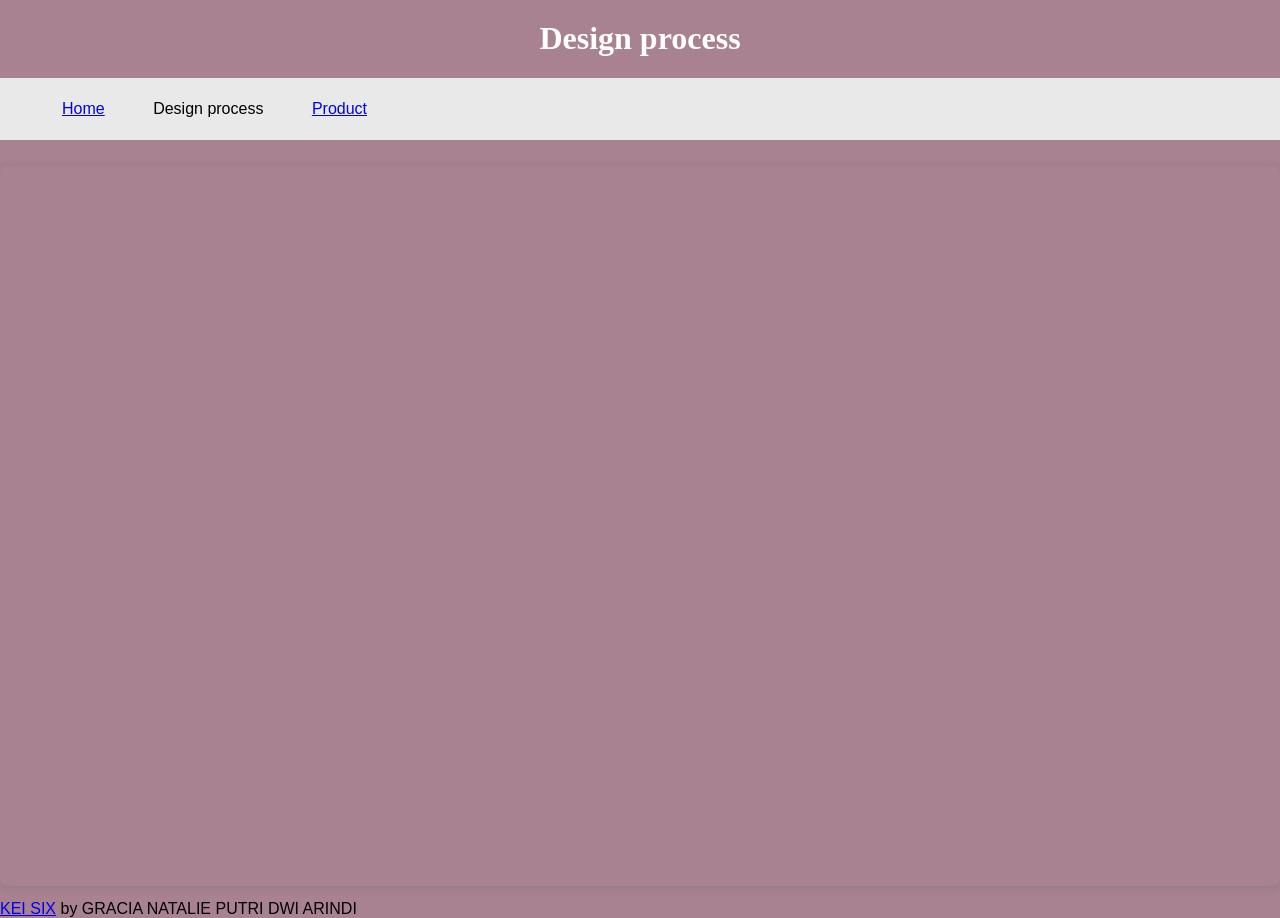
<file: design.html>
<!DOCTYPE html>
 <html>
    <head>
        <link rel="stylesheet"href= styles.css>
    </head>
    <body>
        <h1>Design process </h1>
        <ul>
            <li><a href="index.html"> Home </a></li>
            <li>Design process</li>
            <li><a href="product.html"> Product </a></li>
        </ul>
        <div style="position: relative; width: 100%; height: 0; padding-top: 56.2500%;
 padding-bottom: 0; box-shadow: 0 2px 8px 0 rgba(63,69,81,0.16); margin-top: 1.6em; margin-bottom: 0.9em; overflow: hidden;
 border-radius: 8px; will-change: transform;">
  <iframe loading="lazy" style="position: absolute; width: 100%; height: 100%; top: 0; left: 0; border: none; padding: 0;margin: 0;"
    src="https://www.canva.com/design/DAHIxgKXY6M/SxTq6E7TYrcUDNr2NNmZUQ/view?embed" allowfullscreen="allowfullscreen" allow="fullscreen">
  </iframe>
</div>
<a href="https:&#x2F;&#x2F;www.canva.com&#x2F;design&#x2F;DAHIxgKXY6M&#x2F;SxTq6E7TYrcUDNr2NNmZUQ&#x2F;view?utm_content=DAHIxgKXY6M&amp;utm_campaign=designshare&amp;utm_medium=embeds&amp;utm_source=link" target="_blank" rel="noopener">KEI SIX</a> by GRACIA NATALIE PUTRI DWI ARINDI
    </body>
 </html>
</file>
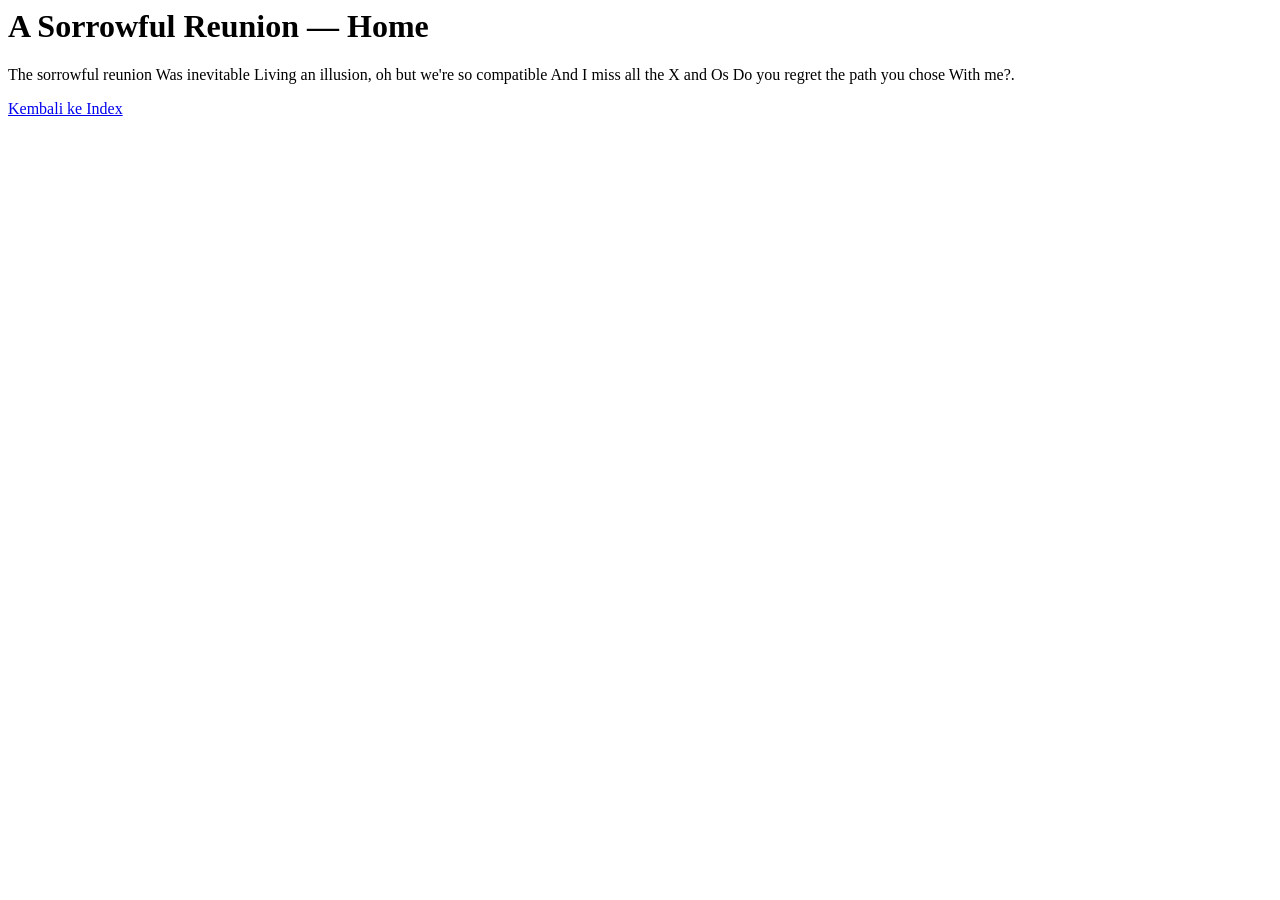
<file: home-1.html>
<!DOCTYPE> <html>
<html>
<head>
    <title>A Sorrowful Reunion - Home</title>
</head>
<body>
    <h1>A Sorrowful Reunion — Home</h1>
    <p>The sorrowful reunion
      Was inevitable
     Living an illusion, oh but we're so compatible
     And I miss all the X and Os
     Do you regret the path you chose
     With me?.
     </p>
    <a href="index.html">Kembali ke Index</a>
</body>
</html>
</file>
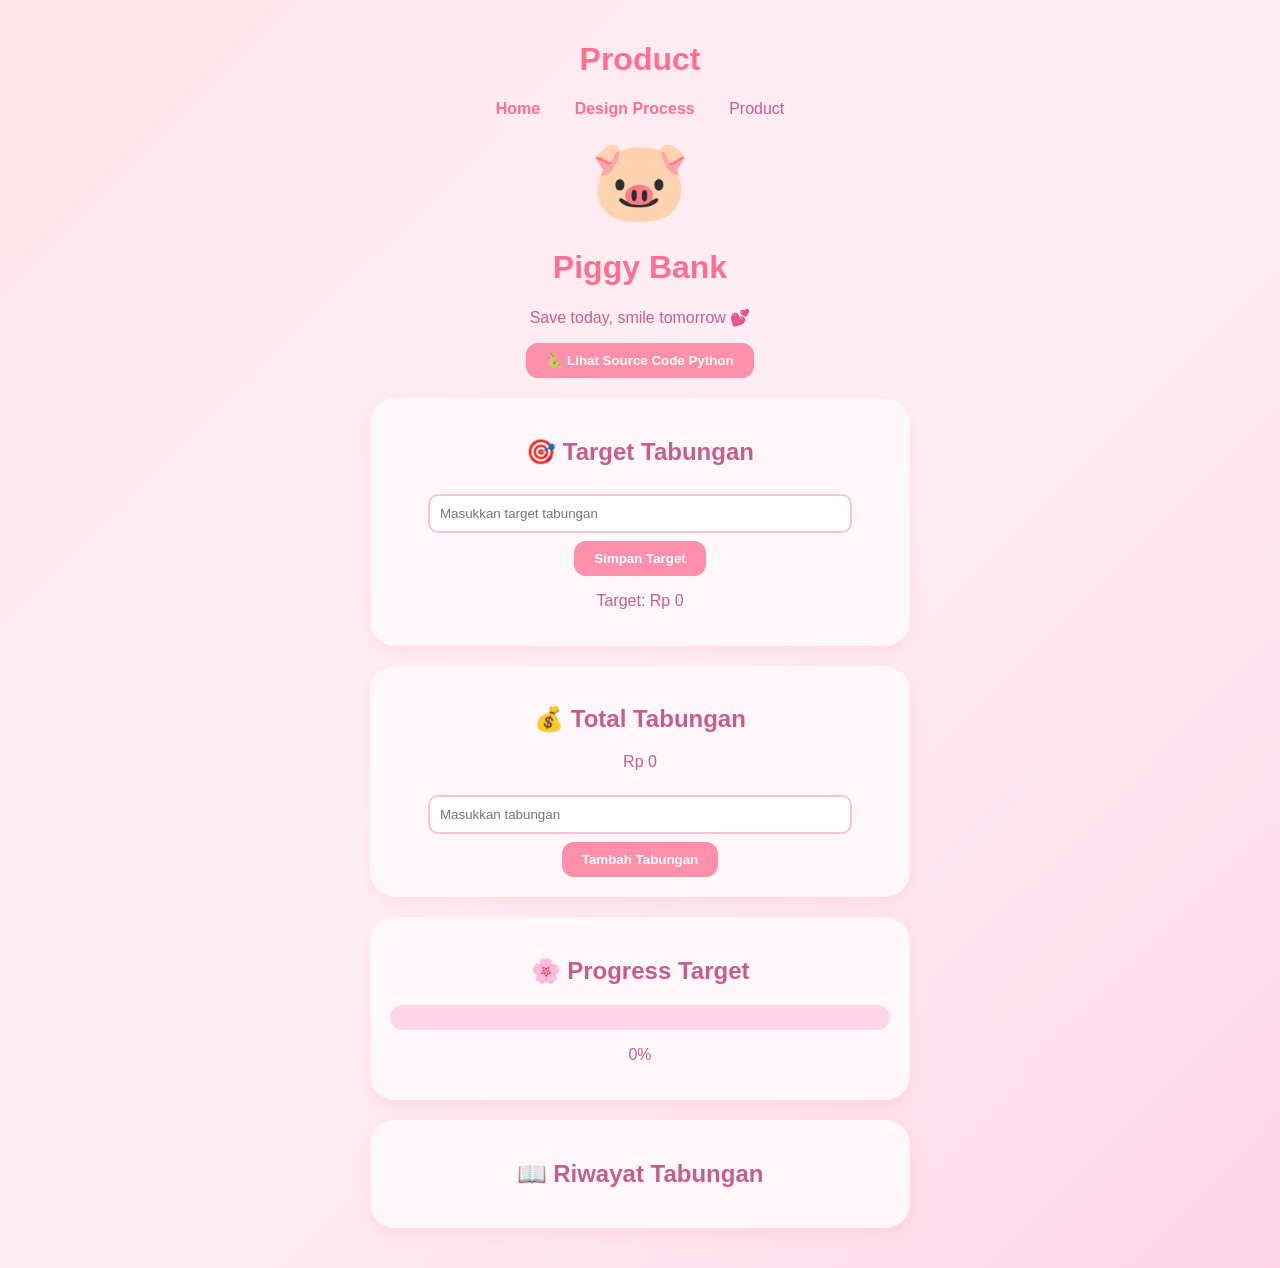
<file: product.html>
<!DOCTYPE html>
<html>
<head>
    <title>Product - Piggy Bank</title>

    <style>
        body {
            font-family: Arial, sans-serif;
            background: linear-gradient(
                135deg,
                #FFE5EC,
                #FFF0F5,
                #FFD6E7
            );
            color: #C95D8A;
            text-align: center;
            margin: 0;
            padding: 20px;
        }

        ul {
            list-style: none;
            padding: 0;
        }

        ul li {
            display: inline;
            margin: 15px;
        }

        a {
            text-decoration: none;
            color: #FF6F91;
            font-weight: bold;
        }

        h1 {
            color: #FF6F91;
        }

        .card {
            background: #FFF8FB;
            width: 80%;
            max-width: 500px;
            margin: 20px auto;
            padding: 20px;
            border-radius: 25px;
            box-shadow: 0 6px 15px rgba(255, 182, 193, 0.3);
        }

        input {
            width: 80%;
            padding: 10px;
            margin: 8px;
            border: 2px solid #FFC2D1;
            border-radius: 10px;
        }

        button {
            padding: 10px 20px;
            border: none;
            border-radius: 12px;
            background: #FF8FAB;
            color: white;
            cursor: pointer;
            font-weight: bold;
        }

        button:hover {
            background: #FF6F91;
        }

        .progress-bar {
            width: 100%;
            height: 25px;
            background: #FFD6E7;
            border-radius: 20px;
            overflow: hidden;
        }

        #progressFill {
            width: 0%;
            height: 100%;
            background: #FF8FAB;
        }

        .pig {
            font-size: 80px;
        }
    </style>

</head>

<body>

    <h1>Product</h1>

    <ul>
        <li><a href="index.html">Home</a></li>
        <li><a href="design.html">Design Process</a></li>
        <li>Product</li>
    </ul>

    <div class="pig">🐷</div>

    <h1>Piggy Bank</h1>

    <p>Save today, smile tomorrow 💕</p>

    <https://colab.research.google.com/drive/132EFFeYJw2yxgegNaWyRlG_63XYEdZ4x?usp=sharing-->
    <p>
        <a href="https://colab.research.google.com/drive/132EFFeYJw2yxgegNaWyRlG_63XYEdZ4x?usp=sharing" target="_blank">
            <button>
                🐍 Lihat Source Code Python
            </button>
        </a>
    </p>

    <div class="card">
        <h2>🎯 Target Tabungan</h2>

        <input
            type="number"
            id="targetInput"
            placeholder="Masukkan target tabungan">

        <br>

        <button onclick="setTarget()">
            Simpan Target
        </button>

        <p>
            Target:
            Rp <span id="target">0</span>
        </p>
    </div>

    <div class="card">
        <h2>💰 Total Tabungan</h2>

        <p>
            Rp <span id="total">0</span>
        </p>

        <input
            type="number"
            id="inputTabungan"
            placeholder="Masukkan tabungan">

        <br>

        <button onclick="tambahTabungan()">
            Tambah Tabungan
        </button>
    </div>

    <div class="card">
        <h2>🌸 Progress Target</h2>

        <div class="progress-bar">
            <div id="progressFill"></div>
        </div>

        <p id="progressText">0%</p>
    </div>

    <div class="card">
        <h2>📖 Riwayat Tabungan</h2>
        <ul id="riwayat"></ul>
    </div>

<script>

let total = 0;
let target = 0;

function setTarget() {

    target = parseInt(
        document.getElementById("targetInput").value
    );

    if (!target || target <= 0) {
        alert("Masukkan target yang benar!");
        return;
    }

    document.getElementById("target").innerText =
        target.toLocaleString("id-ID");

    updateProgress();
}

function tambahTabungan() {

    let jumlah = parseInt(
        document.getElementById("inputTabungan").value
    );

    if (!jumlah || jumlah <= 0) {
        alert("Masukkan jumlah yang benar!");
        return;
    }

    total += jumlah;

    document.getElementById("total").innerText =
        total.toLocaleString("id-ID");

    let tanggal =
        new Date().toLocaleDateString("id-ID");

    let li = document.createElement("li");

    li.innerHTML =
        tanggal +
        " : +Rp" +
        jumlah.toLocaleString("id-ID");

    document.getElementById("riwayat")
        .prepend(li);

    document.getElementById("inputTabungan").value = "";

    updateProgress();
}

function updateProgress() {

    let progress = 0;

    if (target > 0) {

        progress =
        (total / target) * 100;

        if (progress > 100) {
            progress = 100;
        }
    }

    document.getElementById("progressFill")
        .style.width = progress + "%";

    document.getElementById("progressText")
        .innerText =
        Math.floor(progress) +
        "% tercapai";
}

</script>

</body>
</html>
</file>
